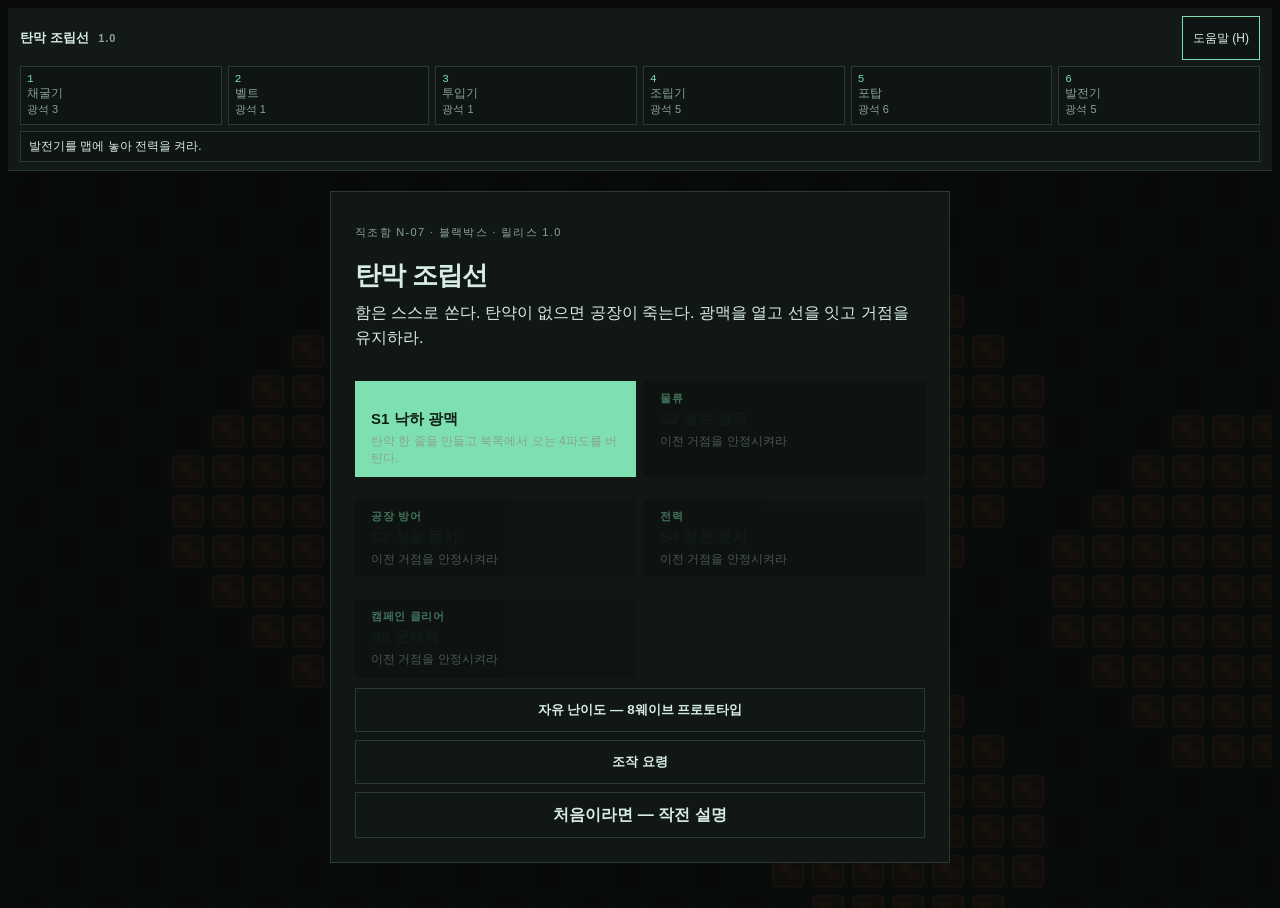
<file: release/탄막조립선-1.0/index.html>
<!DOCTYPE html>
<html lang="ko">
<head>
  <meta charset="UTF-8" />
  <meta name="viewport" content="width=device-width, initial-scale=1, viewport-fit=cover" />
  <title>탄막 조립선</title>
  <link rel="stylesheet" href="style.css" />
</head>
<body>
  <div id="wrap">
    <header>
      <div class="top">
        <strong>탄막 조립선 <span class="ver">1.0</span></strong>
        <div class="stat" id="stats"></div>
        <button id="helpBtn" type="button">도움말 (H)</button>
      </div>
      <div class="hotbar" id="hotbar"></div>
      <p id="coach">발전기를 맵에 놓아 전력을 켜라.</p>
    </header>
    <div id="stage">
      <div id="play">
        <canvas id="c"></canvas>
        <div id="toast"></div>
        <div id="ammoWarn" class="hidden">탄약 없음 — 장전 키는 없다. 노란 탄약을 줍거나 조립기 옆에 서라</div>
        <div id="touchHud" class="hidden">
          <div id="stickPad" aria-label="이동 스틱">
            <div id="stickRing"></div>
            <div id="stickKnob"></div>
          </div>
          <div id="touchActs">
            <button type="button" class="touch-btn main" data-act="e">줍기</button>
            <button type="button" class="touch-btn" data-act="c">제작</button>
            <button type="button" class="touch-btn" data-act="r">회전</button>
            <button type="button" class="touch-btn" data-act="x">철거</button>
            <button type="button" class="touch-btn" data-act="t">레시피</button>
            <button type="button" class="touch-btn" data-act="p">정지</button>
          </div>
        </div>
        <div id="overlay">
          <div class="card" id="card">
            <p class="log-tag">직조함 N-07 · 블랙박스 · 릴리스 1.0</p>
            <h1>탄막 조립선</h1>
            <p class="lead">함은 스스로 쏜다. 탄약이 없으면 공장이 죽는다.</p>
            <p>광맥을 열고, 선을 잇고, 거점을 유지하라. 회수 신호는 없다.</p>
            <button id="startBtn" type="button">거점 선택</button>
          <a href="guide.html" id="guideBtn" class="ghost">처음이라면 — 작전 설명</a>
          </div>
        </div>
      </div>
    </div>
    <div id="helpTpl" class="hidden">
      <h2>조작</h2>
      <p>WASD 이동 · 1–6 선택 · R 회전 · 클릭 설치 · 벨트는 드래그로 경로 · X 철거 · C 제작 · E 줍기/수리 · T 레시피 · H 도움말 · P 일시정지</p>
      <p>모바일: 왼쪽 스틱으로 이동, 위쪽 칸으로 건물 선택, 맵을 눌러 설치. 오른쪽은 줍기·제작·회전·철거. 함은 스스로 쏜다.</p>
      <h2>장전</h2>
      <p>장전 버튼 없음. 시작 탄약 80. 노란 탄약 / 조립기 출력 / 벨트 위 탄약을 <b>E</b> 또는 근접으로 줍는다.</p>
      <h2>생산 라인</h2>
      <p>채굴기 → 벨트 → 투입기 → 조립기 → 투입기 → 벨트 또는 포탑.</p>
      <p>벨트는 방향이 없다. 중간 투입기는 지나가는 것을 집고, 못 집으면 끝으로 흘려보낸다. 갈림길은 번갈아 나눈다.</p>
      <p>광석=구리 덩어리 · 탄약=탄피 · 포탄=푸른 포탄. 모양으로 구분한다.</p>
      <p>탄약은 플레이어 총. 포탄은 포탑 전용. 4웨이브 후 조립기 위 T.</p>
      <p>채굴기 숫자는 남은 광석. 고갈이면 빨간 테두리와 ‘고갈’ 표시. 다른 주황 칸으로 옮겨라.</p>
      <p>발전기(6) 선택 시 전력 범위가 선명해지고, 아니면 거의 안 보이게 흐리다.</p>
      <h2>캠페인</h2>
      <p>스테이지마다 광맥 위치와 침입 방향이 바뀐다. 깨면 함 모듈이 다음 낙하에 붙는다. S3 이후는 다음 낙하.</p>
      <p><a href="guide.html">처음이라면 전체 작전 설명을 본다</a></p>
      <h2>언락</h2>
      <ul id="tech">
        <li>W2 고속채굴 —</li>
        <li>W3 이중사격 —</li>
        <li>W4 관통+포탄 —</li>
      </ul>
    </div>
  </div>
  <script src="game.js"></script>
</body>
</html>
</file>
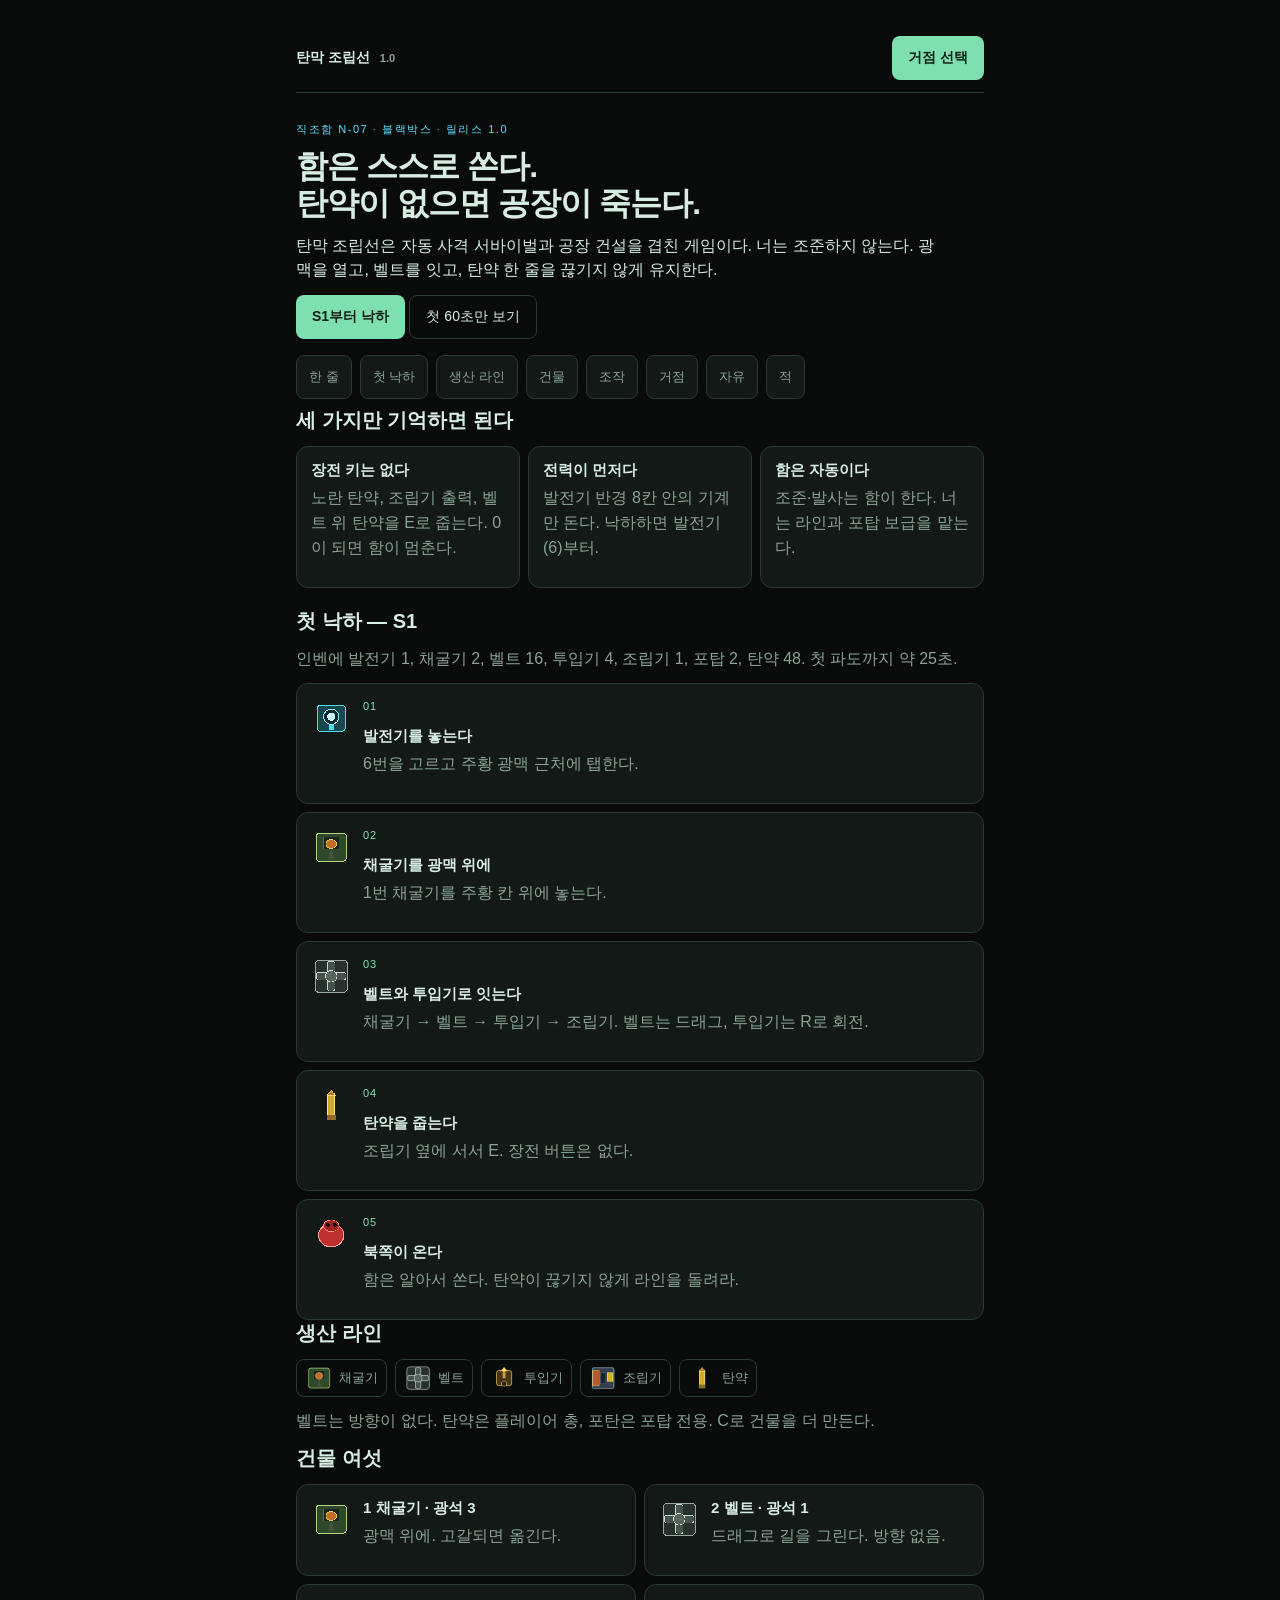
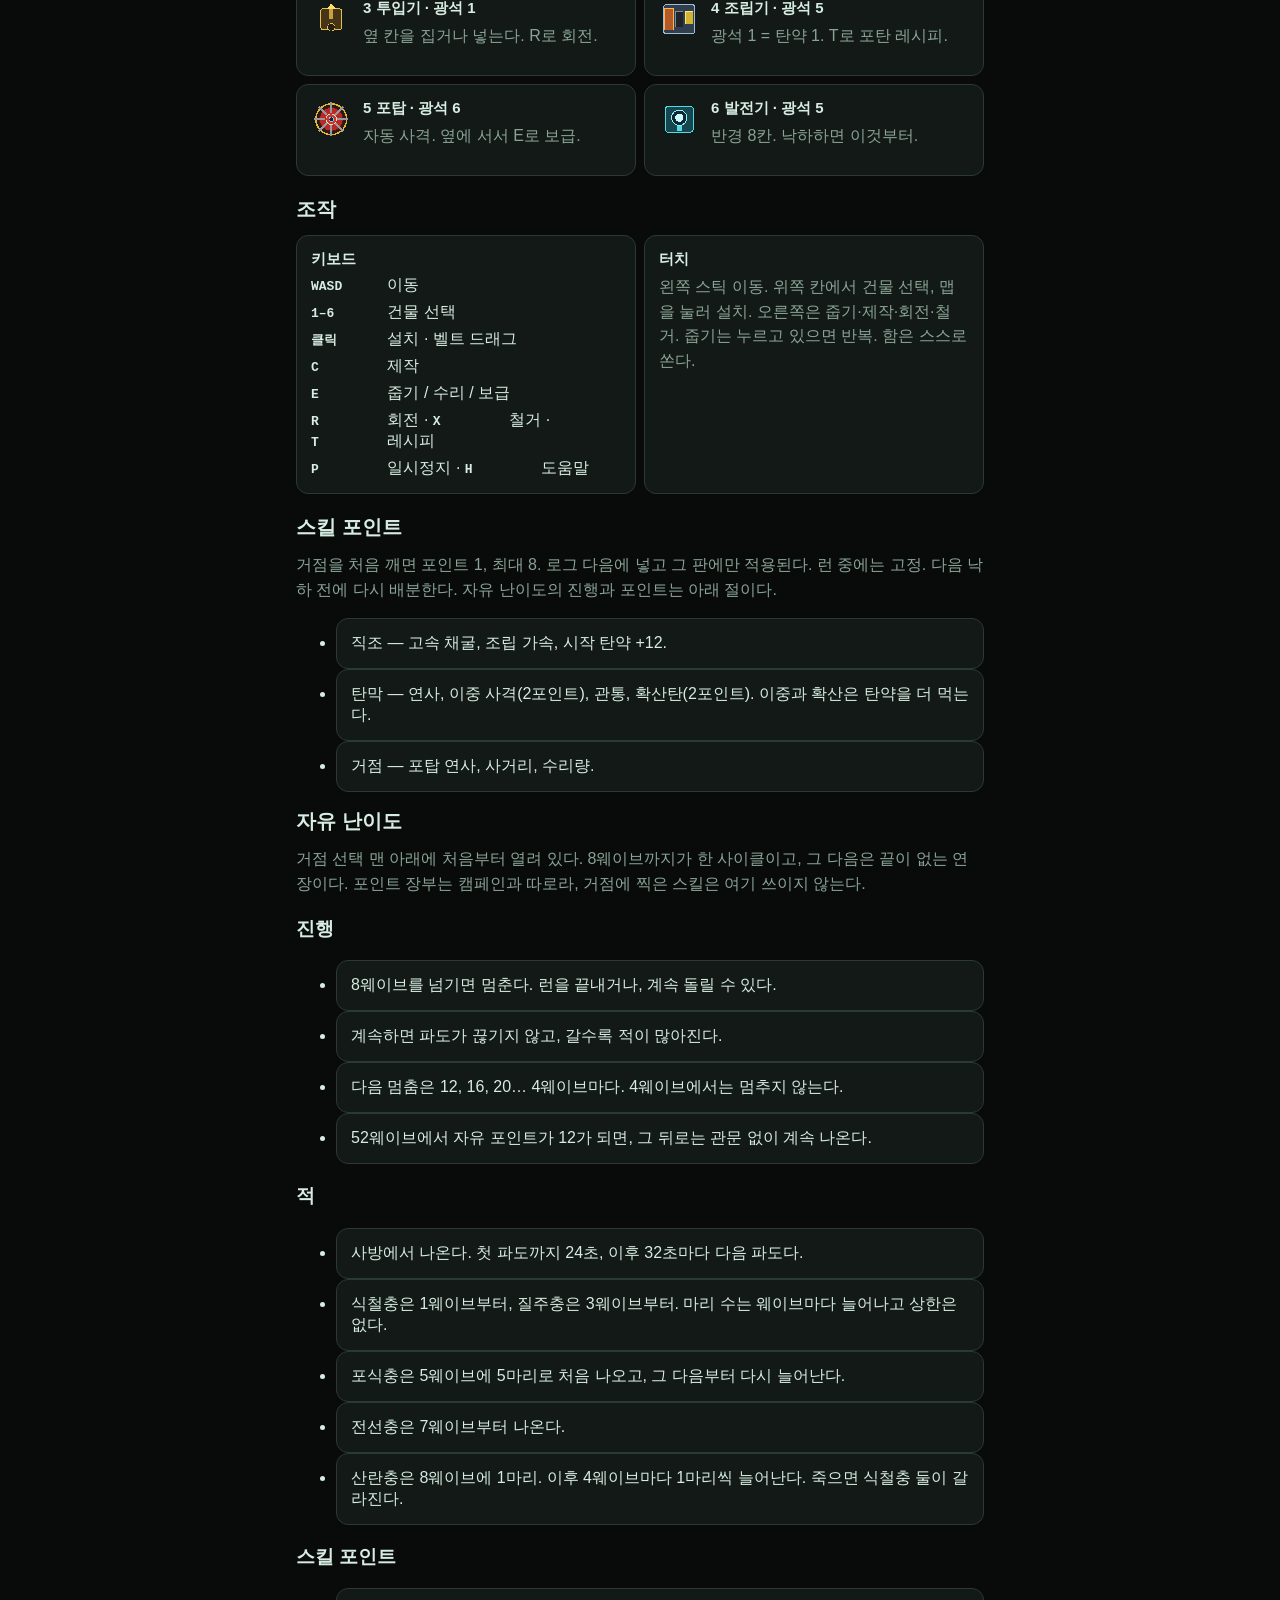
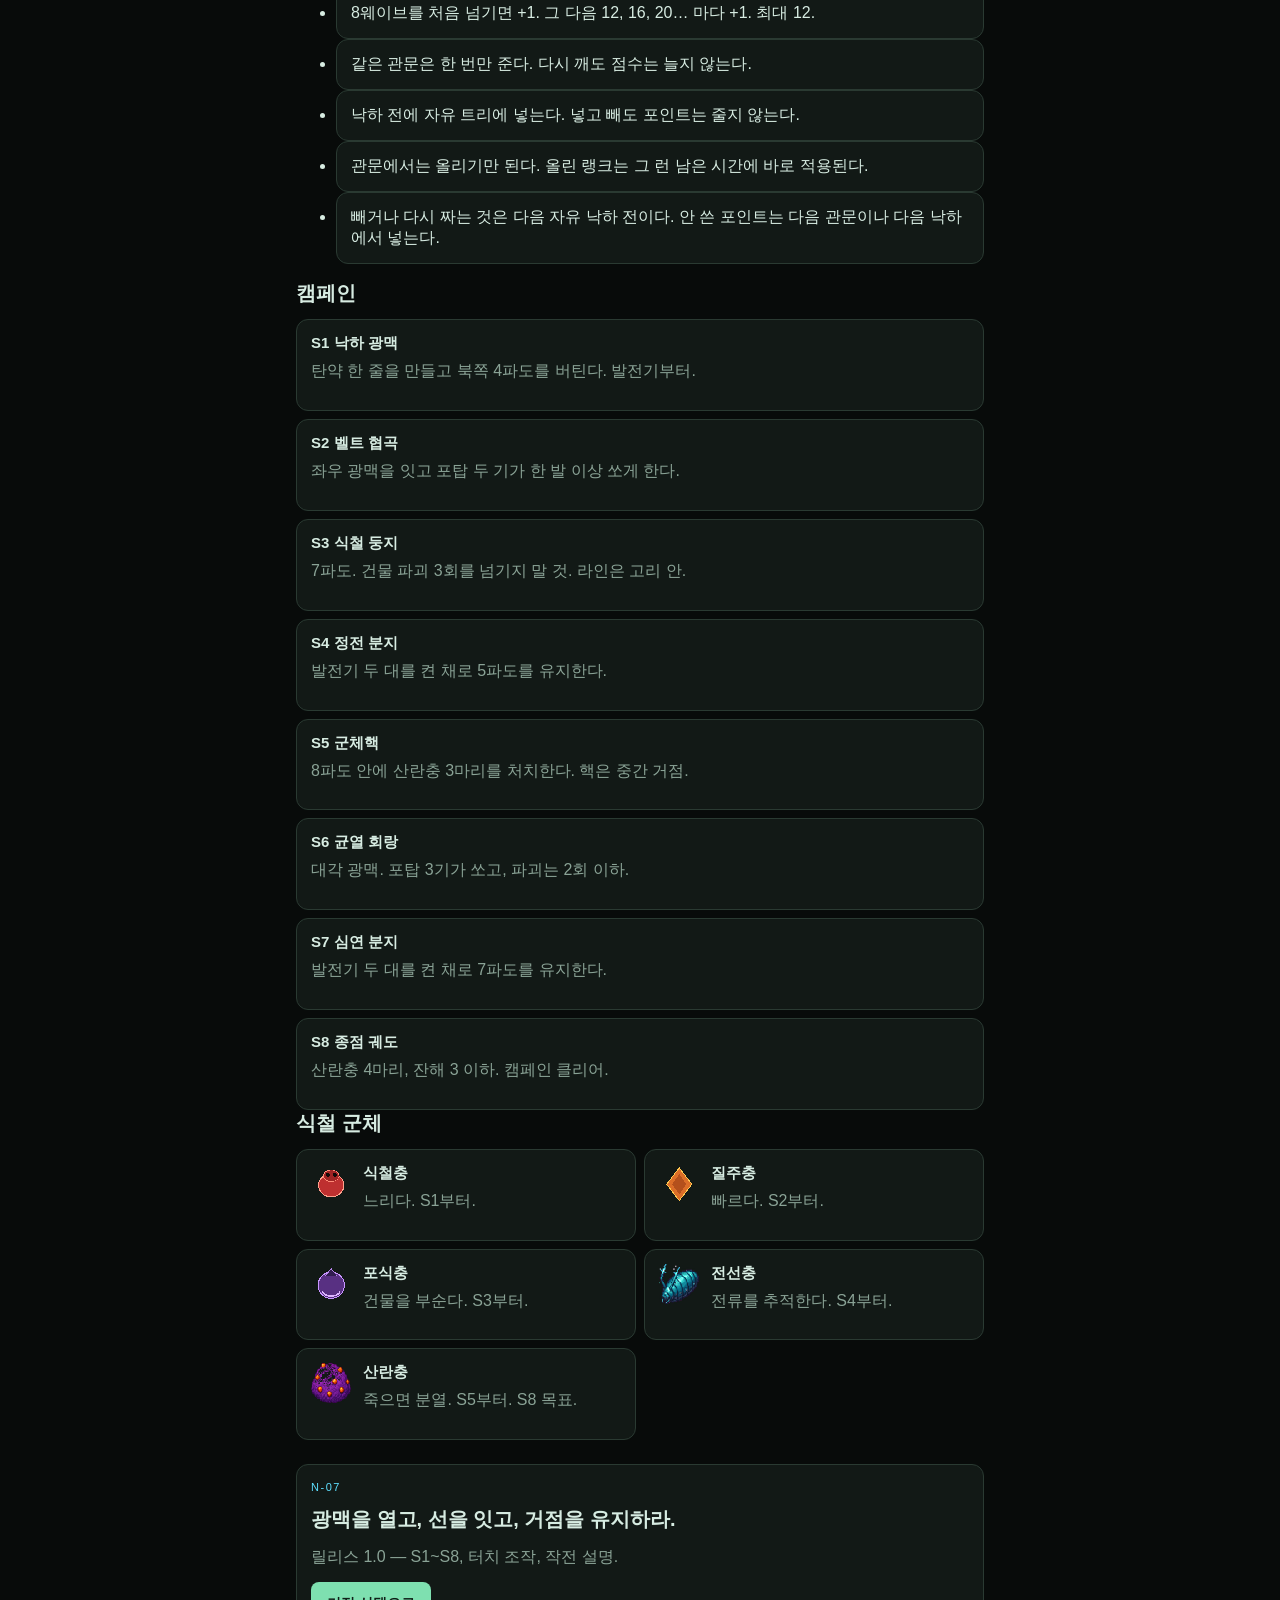
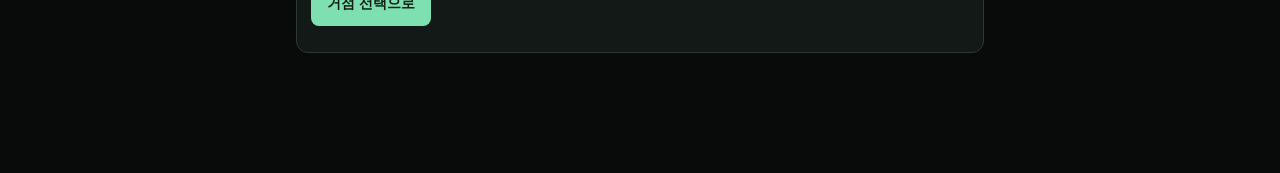
<file: public/game/guide.html>
<!DOCTYPE html>
<html lang="ko">
<head>
  <meta charset="UTF-8" />
  <meta name="viewport" content="width=device-width, initial-scale=1, viewport-fit=cover" />
  <title>작전 설명 · 탄막 조립선 1.0</title>
  <link rel="stylesheet" href="style.css" />
  <style>
    html, body {
      height: auto;
      min-height: 100%;
      overflow: visible;
      overscroll-behavior: auto;
    }
    .g {
      max-width: 720px;
      margin: 0 auto;
      padding: 16px 16px 112px;
      font-family: "Segoe UI", "Noto Sans KR", sans-serif;
      color: var(--text);
    }
    .g-nav {
      position: sticky;
      top: 0;
      z-index: 2;
      display: flex;
      justify-content: space-between;
      align-items: center;
      gap: 12px;
      padding: 12px 0;
      background: var(--bg);
      border-bottom: 1px solid var(--line);
    }
    .g-nav strong { font-size: 14px; }
    .g-nav .ver { color: var(--dim); font-size: 11px; margin-left: 6px; }
    .g a.btn, .g-nav a.btn {
      display: inline-flex;
      align-items: center;
      justify-content: center;
      min-height: 44px;
      padding: 0 16px;
      background: var(--ok);
      color: #102018;
      font-weight: 700;
      text-decoration: none;
      border-radius: 8px;
      font-size: 14px;
    }
    .g a.ghost {
      display: inline-flex;
      align-items: center;
      justify-content: center;
      min-height: 44px;
      padding: 0 16px;
      border: 1px solid var(--line);
      color: var(--text);
      text-decoration: none;
      border-radius: 8px;
      font-size: 14px;
    }
    .g .tag {
      color: var(--power);
      font-size: 11px;
      letter-spacing: 0.14em;
      text-transform: uppercase;
      margin: 28px 0 10px;
    }
    .g h1 {
      font-size: 32px;
      letter-spacing: -0.03em;
      line-height: 1.15;
      margin: 0 0 12px;
    }
    .g h2 { font-size: 20px; margin: 0 0 12px; }
    .g p { color: var(--dim); line-height: 1.55; margin: 0 0 12px; }
    .g .lead { color: var(--text); max-width: 40em; }
    .g .row { display: grid; gap: 8px; margin: 12px 0 20px; }
    @media (min-width: 640px) {
      .g .row.three { grid-template-columns: 1fr 1fr 1fr; }
      .g .row.two { grid-template-columns: 1fr 1fr; }
    }
    .g .box {
      background: var(--panel);
      border: 1px solid var(--line);
      border-radius: 12px;
      padding: 14px;
    }
    .g .box h3 { margin: 0 0 6px; font-size: 15px; }
    .g .step { display: flex; gap: 12px; align-items: flex-start; }
    .g .step img, .g .box img {
      width: 40px;
      height: 40px;
      image-rendering: pixelated;
      flex-shrink: 0;
    }
    .g ol { margin: 0; padding: 0; list-style: none; display: grid; gap: 8px; }
    .g .n { color: var(--ok); font-size: 11px; letter-spacing: 0.08em; }
    .g kbd {
      display: inline-block;
      min-width: 4.5rem;
      color: var(--text);
      font-weight: 600;
    }
    .g dl { margin: 0; display: grid; gap: 6px; }
    .g .line { display: flex; flex-wrap: wrap; gap: 8px; align-items: center; }
    .g .chip {
      display: inline-flex;
      align-items: center;
      gap: 6px;
      border: 1px solid var(--line);
      padding: 4px 8px;
      border-radius: 8px;
      font-size: 13px;
    }
    .g-toc { display: flex; flex-wrap: wrap; gap: 8px; margin: 16px 0 8px; }
    .g-toc a {
      min-height: 44px;
      display: inline-flex;
      align-items: center;
      padding: 0 12px;
      border: 1px solid var(--line);
      border-radius: 8px;
      color: var(--dim);
      text-decoration: none;
      background: var(--panel);
      font-size: 13px;
    }
  </style>
</head>
<body>
  <article class="g">
    <nav class="g-nav">
      <strong>탄막 조립선 <span class="ver">1.0</span></strong>
      <a class="btn" href="index.html">거점 선택</a>
    </nav>
    <p class="tag">직조함 N-07 · 블랙박스 · 릴리스 1.0</p>
    <h1>함은 스스로 쏜다.<br />탄약이 없으면 공장이 죽는다.</h1>
    <p class="lead">탄막 조립선은 자동 사격 서바이벌과 공장 건설을 겹친 게임이다. 너는 조준하지 않는다. 광맥을 열고, 벨트를 잇고, 탄약 한 줄을 끊기지 않게 유지한다.</p>
    <p>
      <a class="btn" href="index.html">S1부터 낙하</a>
      <a class="ghost" href="#first">첫 60초만 보기</a>
    </p>
    <nav class="g-toc" aria-label="목차">
      <a href="#core">한 줄</a>
      <a href="#first">첫 낙하</a>
      <a href="#line">생산 라인</a>
      <a href="#build">건물</a>
      <a href="#controls">조작</a>
      <a href="#stages">거점</a>
      <a href="#free">자유</a>
      <a href="#foes">적</a>
    </nav>

    <h2 id="core">세 가지만 기억하면 된다</h2>
    <div class="row three">
      <div class="box"><h3>장전 키는 없다</h3><p>노란 탄약, 조립기 출력, 벨트 위 탄약을 E로 줍는다. 0이 되면 함이 멈춘다.</p></div>
      <div class="box"><h3>전력이 먼저다</h3><p>발전기 반경 8칸 안의 기계만 돈다. 낙하하면 발전기(6)부터.</p></div>
      <div class="box"><h3>함은 자동이다</h3><p>조준·발사는 함이 한다. 너는 라인과 포탑 보급을 맡는다.</p></div>
    </div>

    <h2 id="first">첫 낙하 — S1</h2>
    <p>인벤에 발전기 1, 채굴기 2, 벨트 16, 투입기 4, 조립기 1, 포탑 2, 탄약 48. 첫 파도까지 약 25초.</p>
    <ol>
      <li class="box step"><img src="sprites/generator.png" alt="" /><div><p class="n">01</p><h3>발전기를 놓는다</h3><p>6번을 고르고 주황 광맥 근처에 탭한다.</p></div></li>
      <li class="box step"><img src="sprites/miner.png" alt="" /><div><p class="n">02</p><h3>채굴기를 광맥 위에</h3><p>1번 채굴기를 주황 칸 위에 놓는다.</p></div></li>
      <li class="box step"><img src="sprites/belt.png" alt="" /><div><p class="n">03</p><h3>벨트와 투입기로 잇는다</h3><p>채굴기 → 벨트 → 투입기 → 조립기. 벨트는 드래그, 투입기는 R로 회전.</p></div></li>
      <li class="box step"><img src="sprites/item_ammo.png" alt="" /><div><p class="n">04</p><h3>탄약을 줍는다</h3><p>조립기 옆에 서서 E. 장전 버튼은 없다.</p></div></li>
      <li class="box step"><img src="sprites/grub.png" alt="" /><div><p class="n">05</p><h3>북쪽이 온다</h3><p>함은 알아서 쏜다. 탄약이 끊기지 않게 라인을 돌려라.</p></div></li>
    </ol>

    <h2 id="line">생산 라인</h2>
    <p class="line">
      <span class="chip"><img src="sprites/miner.png" alt="" width="28" height="28" />채굴기</span>
      <span class="chip"><img src="sprites/belt.png" alt="" width="28" height="28" />벨트</span>
      <span class="chip"><img src="sprites/inserter.png" alt="" width="28" height="28" />투입기</span>
      <span class="chip"><img src="sprites/assembler.png" alt="" width="28" height="28" />조립기</span>
      <span class="chip"><img src="sprites/item_ammo.png" alt="" width="28" height="28" />탄약</span>
    </p>
    <p>벨트는 방향이 없다. 탄약은 플레이어 총, 포탄은 포탑 전용. C로 건물을 더 만든다.</p>

    <h2 id="build">건물 여섯</h2>
    <div class="row two">
      <div class="box step"><img src="sprites/miner.png" alt="" /><div><h3>1 채굴기 · 광석 3</h3><p>광맥 위에. 고갈되면 옮긴다.</p></div></div>
      <div class="box step"><img src="sprites/belt.png" alt="" /><div><h3>2 벨트 · 광석 1</h3><p>드래그로 길을 그린다. 방향 없음.</p></div></div>
      <div class="box step"><img src="sprites/inserter.png" alt="" /><div><h3>3 투입기 · 광석 1</h3><p>옆 칸을 집거나 넣는다. R로 회전.</p></div></div>
      <div class="box step"><img src="sprites/assembler.png" alt="" /><div><h3>4 조립기 · 광석 5</h3><p>광석 1 = 탄약 1. T로 포탄 레시피.</p></div></div>
      <div class="box step"><img src="sprites/turret.png" alt="" /><div><h3>5 포탑 · 광석 6</h3><p>자동 사격. 옆에 서서 E로 보급.</p></div></div>
      <div class="box step"><img src="sprites/generator.png" alt="" /><div><h3>6 발전기 · 광석 5</h3><p>반경 8칸. 낙하하면 이것부터.</p></div></div>
    </div>

    <h2 id="controls">조작</h2>
    <div class="row two">
      <div class="box">
        <h3>키보드</h3>
        <dl>
          <div><kbd>WASD</kbd> 이동</div>
          <div><kbd>1–6</kbd> 건물 선택</div>
          <div><kbd>클릭</kbd> 설치 · 벨트 드래그</div>
          <div><kbd>C</kbd> 제작</div>
          <div><kbd>E</kbd> 줍기 / 수리 / 보급</div>
          <div><kbd>R</kbd> 회전 · <kbd>X</kbd> 철거 · <kbd>T</kbd> 레시피</div>
          <div><kbd>P</kbd> 일시정지 · <kbd>H</kbd> 도움말</div>
        </dl>
      </div>
      <div class="box">
        <h3>터치</h3>
        <p>왼쪽 스틱 이동. 위쪽 칸에서 건물 선택, 맵을 눌러 설치. 오른쪽은 줍기·제작·회전·철거. 줍기는 누르고 있으면 반복. 함은 스스로 쏜다.</p>
      </div>
    </div>

    <h2 id="skills">스킬 포인트</h2>
    <p>거점을 처음 깨면 포인트 1, 최대 8. 로그 다음에 넣고 그 판에만 적용된다. 런 중에는 고정. 다음 낙하 전에 다시 배분한다. 자유 난이도의 진행과 포인트는 아래 절이다.</p>
    <ul>
      <li class="box">직조 — 고속 채굴, 조립 가속, 시작 탄약 +12.</li>
      <li class="box">탄막 — 연사, 이중 사격(2포인트), 관통, 확산탄(2포인트). 이중과 확산은 탄약을 더 먹는다.</li>
      <li class="box">거점 — 포탑 연사, 사거리, 수리량.</li>
    </ul>

    <h2 id="free">자유 난이도</h2>
    <p>거점 선택 맨 아래에 처음부터 열려 있다. 8웨이브까지가 한 사이클이고, 그 다음은 끝이 없는 연장이다. 포인트 장부는 캠페인과 따로라, 거점에 찍은 스킬은 여기 쓰이지 않는다.</p>
    <h3>진행</h3>
    <ul>
      <li class="box">8웨이브를 넘기면 멈춘다. 런을 끝내거나, 계속 돌릴 수 있다.</li>
      <li class="box">계속하면 파도가 끊기지 않고, 갈수록 적이 많아진다.</li>
      <li class="box">다음 멈춤은 12, 16, 20… 4웨이브마다. 4웨이브에서는 멈추지 않는다.</li>
      <li class="box">52웨이브에서 자유 포인트가 12가 되면, 그 뒤로는 관문 없이 계속 나온다.</li>
    </ul>
    <h3>적</h3>
    <ul>
      <li class="box">사방에서 나온다. 첫 파도까지 24초, 이후 32초마다 다음 파도다.</li>
      <li class="box">식철충은 1웨이브부터, 질주충은 3웨이브부터. 마리 수는 웨이브마다 늘어나고 상한은 없다.</li>
      <li class="box">포식충은 5웨이브에 5마리로 처음 나오고, 그 다음부터 다시 늘어난다.</li>
      <li class="box">전선충은 7웨이브부터 나온다.</li>
      <li class="box">산란충은 8웨이브에 1마리. 이후 4웨이브마다 1마리씩 늘어난다. 죽으면 식철충 둘이 갈라진다.</li>
    </ul>
    <h3>스킬 포인트</h3>
    <ul>
      <li class="box">8웨이브를 처음 넘기면 +1. 그 다음 12, 16, 20… 마다 +1. 최대 12.</li>
      <li class="box">같은 관문은 한 번만 준다. 다시 깨도 점수는 늘지 않는다.</li>
      <li class="box">낙하 전에 자유 트리에 넣는다. 넣고 빼도 포인트는 줄지 않는다.</li>
      <li class="box">관문에서는 올리기만 된다. 올린 랭크는 그 런 남은 시간에 바로 적용된다.</li>
      <li class="box">빼거나 다시 짜는 것은 다음 자유 낙하 전이다. 안 쓴 포인트는 다음 관문이나 다음 낙하에서 넣는다.</li>
    </ul>

    <h2 id="stages">캠페인</h2>
    <ol>
      <li class="box"><h3>S1 낙하 광맥</h3><p>탄약 한 줄을 만들고 북쪽 4파도를 버틴다. 발전기부터.</p></li>
      <li class="box"><h3>S2 벨트 협곡</h3><p>좌우 광맥을 잇고 포탑 두 기가 한 발 이상 쏘게 한다.</p></li>
      <li class="box"><h3>S3 식철 둥지</h3><p>7파도. 건물 파괴 3회를 넘기지 말 것. 라인은 고리 안.</p></li>
      <li class="box"><h3>S4 정전 분지</h3><p>발전기 두 대를 켠 채로 5파도를 유지한다.</p></li>
      <li class="box"><h3>S5 군체핵</h3><p>8파도 안에 산란충 3마리를 처치한다. 핵은 중간 거점.</p></li>
      <li class="box"><h3>S6 균열 회랑</h3><p>대각 광맥. 포탑 3기가 쏘고, 파괴는 2회 이하.</p></li>
      <li class="box"><h3>S7 심연 분지</h3><p>발전기 두 대를 켠 채로 7파도를 유지한다.</p></li>
      <li class="box"><h3>S8 종점 궤도</h3><p>산란충 4마리, 잔해 3 이하. 캠페인 클리어.</p></li>
    </ol>

    <h2 id="foes">식철 군체</h2>
    <div class="row two">
      <div class="box step"><img src="sprites/grub.png" alt="" /><div><h3>식철충</h3><p>느리다. S1부터.</p></div></div>
      <div class="box step"><img src="sprites/runner.png" alt="" /><div><h3>질주충</h3><p>빠르다. S2부터.</p></div></div>
      <div class="box step"><img src="sprites/chewer.png" alt="" /><div><h3>포식충</h3><p>건물을 부순다. S3부터.</p></div></div>
      <div class="box step"><img src="sprites/wire.png" alt="" /><div><h3>전선충</h3><p>전류를 추적한다. S4부터.</p></div></div>
      <div class="box step"><img src="sprites/spawner.png" alt="" /><div><h3>산란충</h3><p>죽으면 분열. S5부터. S8 목표.</p></div></div>
    </div>

    <div class="box" style="margin-top:24px">
      <p class="tag" style="margin-top:0">N-07</p>
      <h2>광맥을 열고, 선을 잇고, 거점을 유지하라.</h2>
      <p>릴리스 1.0 — S1~S8, 터치 조작, 작전 설명.</p>
      <p><a class="btn" href="index.html">거점 선택으로</a></p>
    </div>
  </article>
</body>
</html>
</file>
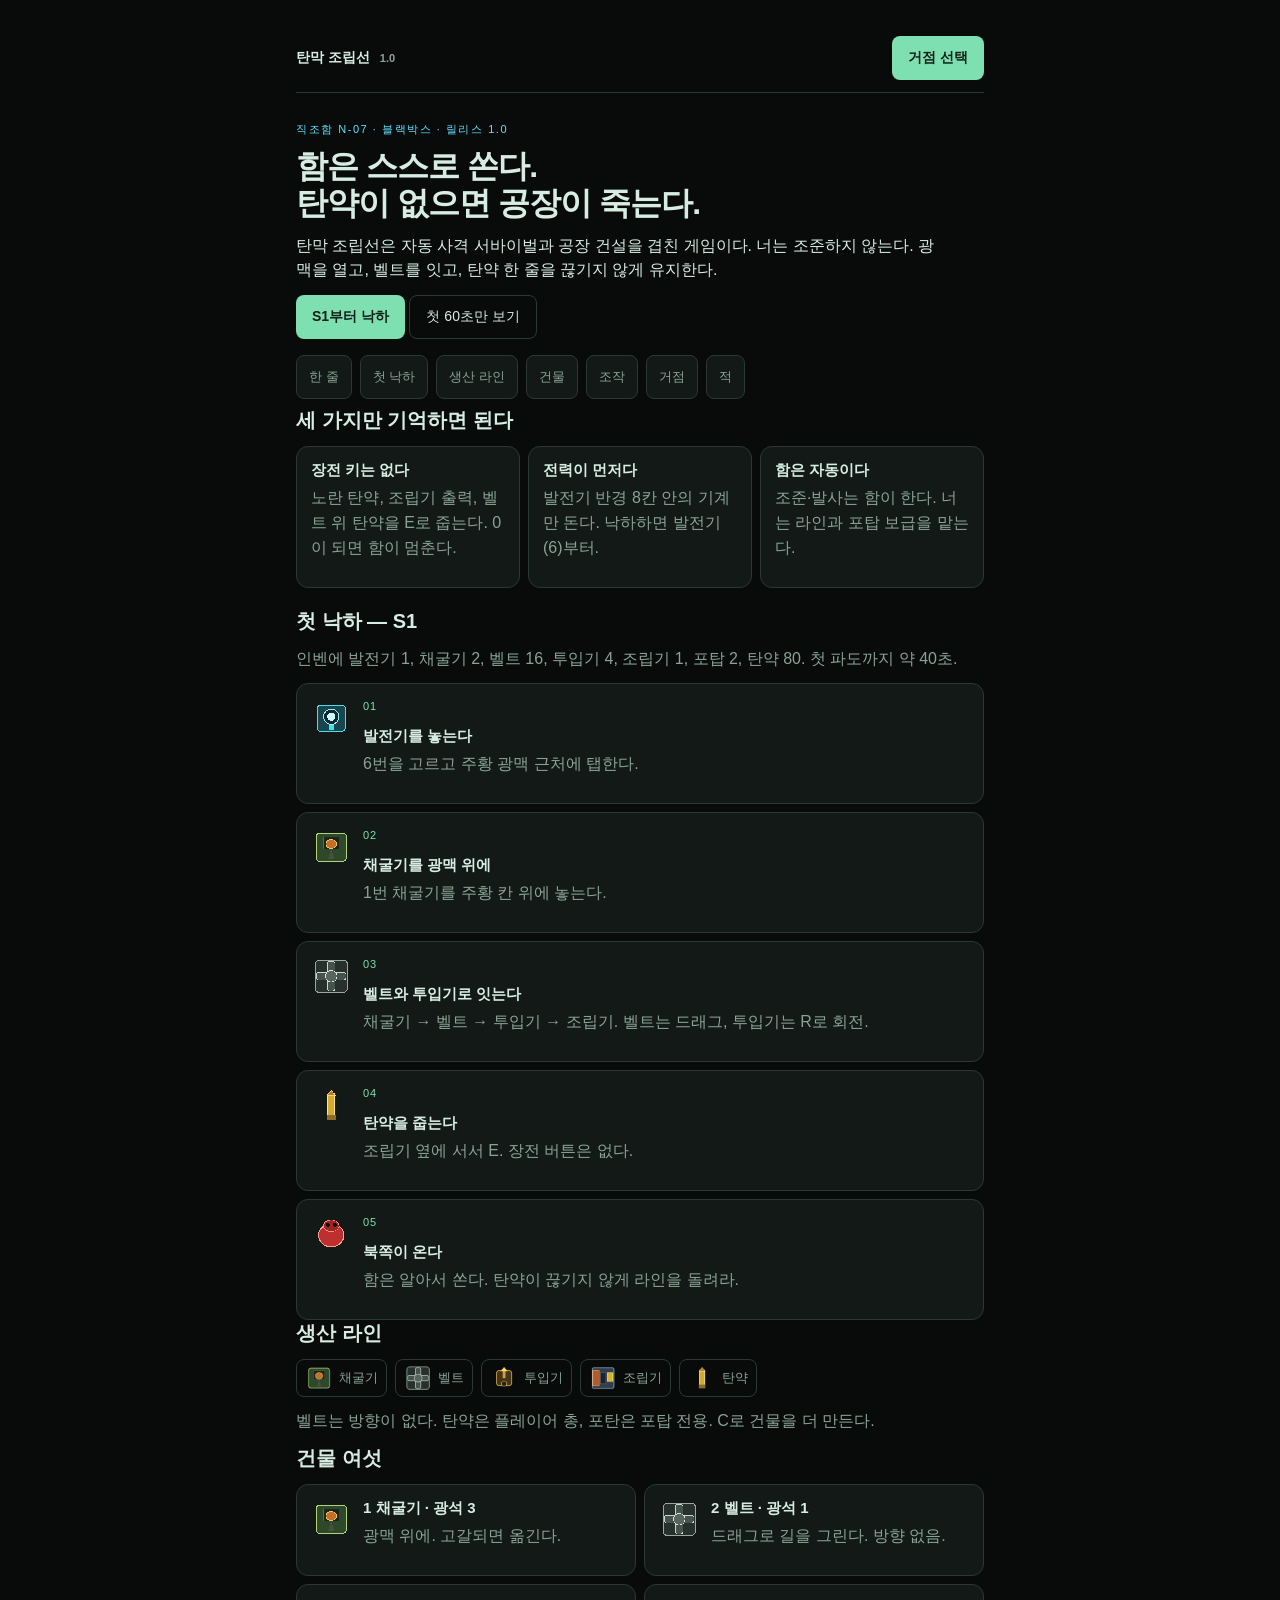
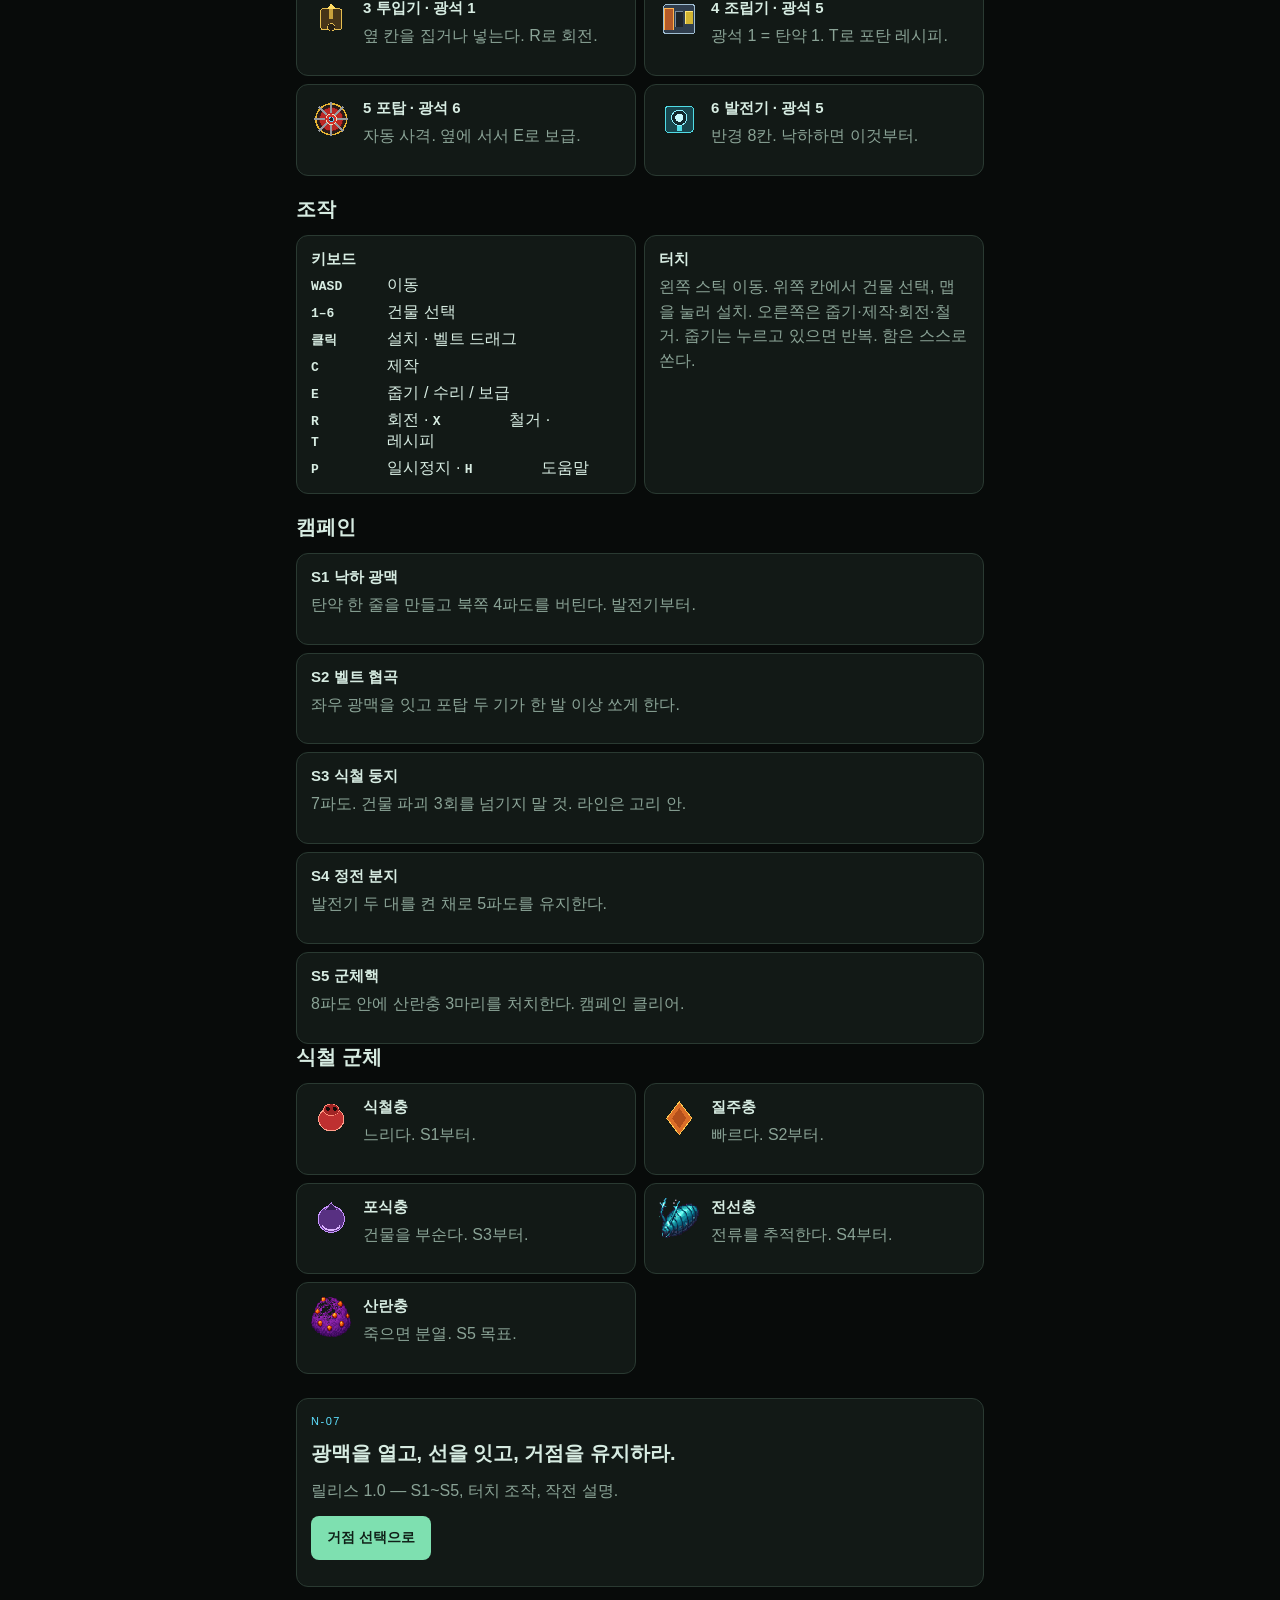
<file: release/탄막조립선-1.0/guide.html>
<!DOCTYPE html>
<html lang="ko">
<head>
  <meta charset="UTF-8" />
  <meta name="viewport" content="width=device-width, initial-scale=1, viewport-fit=cover" />
  <title>작전 설명 · 탄막 조립선 1.0</title>
  <link rel="stylesheet" href="style.css" />
  <style>
    body {
      overflow: auto;
      height: auto;
      min-height: 100%;
    }
    .g {
      max-width: 720px;
      margin: 0 auto;
      padding: 16px 16px 112px;
      font-family: "Segoe UI", "Noto Sans KR", sans-serif;
      color: var(--text);
    }
    .g-nav {
      position: sticky;
      top: 0;
      z-index: 2;
      display: flex;
      justify-content: space-between;
      align-items: center;
      gap: 12px;
      padding: 12px 0;
      background: var(--bg);
      border-bottom: 1px solid var(--line);
    }
    .g-nav strong { font-size: 14px; }
    .g-nav .ver { color: var(--dim); font-size: 11px; margin-left: 6px; }
    .g a.btn, .g-nav a.btn {
      display: inline-flex;
      align-items: center;
      justify-content: center;
      min-height: 44px;
      padding: 0 16px;
      background: var(--ok);
      color: #102018;
      font-weight: 700;
      text-decoration: none;
      border-radius: 8px;
      font-size: 14px;
    }
    .g a.ghost {
      display: inline-flex;
      align-items: center;
      justify-content: center;
      min-height: 44px;
      padding: 0 16px;
      border: 1px solid var(--line);
      color: var(--text);
      text-decoration: none;
      border-radius: 8px;
      font-size: 14px;
    }
    .g .tag {
      color: var(--power);
      font-size: 11px;
      letter-spacing: 0.14em;
      text-transform: uppercase;
      margin: 28px 0 10px;
    }
    .g h1 {
      font-size: 32px;
      letter-spacing: -0.03em;
      line-height: 1.15;
      margin: 0 0 12px;
    }
    .g h2 { font-size: 20px; margin: 0 0 12px; }
    .g p { color: var(--dim); line-height: 1.55; margin: 0 0 12px; }
    .g .lead { color: var(--text); max-width: 40em; }
    .g .row { display: grid; gap: 8px; margin: 12px 0 20px; }
    @media (min-width: 640px) {
      .g .row.three { grid-template-columns: 1fr 1fr 1fr; }
      .g .row.two { grid-template-columns: 1fr 1fr; }
    }
    .g .box {
      background: var(--panel);
      border: 1px solid var(--line);
      border-radius: 12px;
      padding: 14px;
    }
    .g .box h3 { margin: 0 0 6px; font-size: 15px; }
    .g .step { display: flex; gap: 12px; align-items: flex-start; }
    .g .step img, .g .box img {
      width: 40px;
      height: 40px;
      image-rendering: pixelated;
      flex-shrink: 0;
    }
    .g ol { margin: 0; padding: 0; list-style: none; display: grid; gap: 8px; }
    .g .n { color: var(--ok); font-size: 11px; letter-spacing: 0.08em; }
    .g kbd {
      display: inline-block;
      min-width: 4.5rem;
      color: var(--text);
      font-weight: 600;
    }
    .g dl { margin: 0; display: grid; gap: 6px; }
    .g .line { display: flex; flex-wrap: wrap; gap: 8px; align-items: center; }
    .g .chip {
      display: inline-flex;
      align-items: center;
      gap: 6px;
      border: 1px solid var(--line);
      padding: 4px 8px;
      border-radius: 8px;
      font-size: 13px;
    }
    .g-toc { display: flex; flex-wrap: wrap; gap: 8px; margin: 16px 0 8px; }
    .g-toc a {
      min-height: 44px;
      display: inline-flex;
      align-items: center;
      padding: 0 12px;
      border: 1px solid var(--line);
      border-radius: 8px;
      color: var(--dim);
      text-decoration: none;
      background: var(--panel);
      font-size: 13px;
    }
  </style>
</head>
<body>
  <article class="g">
    <nav class="g-nav">
      <strong>탄막 조립선 <span class="ver">1.0</span></strong>
      <a class="btn" href="index.html">거점 선택</a>
    </nav>
    <p class="tag">직조함 N-07 · 블랙박스 · 릴리스 1.0</p>
    <h1>함은 스스로 쏜다.<br />탄약이 없으면 공장이 죽는다.</h1>
    <p class="lead">탄막 조립선은 자동 사격 서바이벌과 공장 건설을 겹친 게임이다. 너는 조준하지 않는다. 광맥을 열고, 벨트를 잇고, 탄약 한 줄을 끊기지 않게 유지한다.</p>
    <p>
      <a class="btn" href="index.html">S1부터 낙하</a>
      <a class="ghost" href="#first">첫 60초만 보기</a>
    </p>
    <nav class="g-toc" aria-label="목차">
      <a href="#core">한 줄</a>
      <a href="#first">첫 낙하</a>
      <a href="#line">생산 라인</a>
      <a href="#build">건물</a>
      <a href="#controls">조작</a>
      <a href="#stages">거점</a>
      <a href="#foes">적</a>
    </nav>

    <h2 id="core">세 가지만 기억하면 된다</h2>
    <div class="row three">
      <div class="box"><h3>장전 키는 없다</h3><p>노란 탄약, 조립기 출력, 벨트 위 탄약을 E로 줍는다. 0이 되면 함이 멈춘다.</p></div>
      <div class="box"><h3>전력이 먼저다</h3><p>발전기 반경 8칸 안의 기계만 돈다. 낙하하면 발전기(6)부터.</p></div>
      <div class="box"><h3>함은 자동이다</h3><p>조준·발사는 함이 한다. 너는 라인과 포탑 보급을 맡는다.</p></div>
    </div>

    <h2 id="first">첫 낙하 — S1</h2>
    <p>인벤에 발전기 1, 채굴기 2, 벨트 16, 투입기 4, 조립기 1, 포탑 2, 탄약 80. 첫 파도까지 약 40초.</p>
    <ol>
      <li class="box step"><img src="sprites/generator.png" alt="" /><div><p class="n">01</p><h3>발전기를 놓는다</h3><p>6번을 고르고 주황 광맥 근처에 탭한다.</p></div></li>
      <li class="box step"><img src="sprites/miner.png" alt="" /><div><p class="n">02</p><h3>채굴기를 광맥 위에</h3><p>1번 채굴기를 주황 칸 위에 놓는다.</p></div></li>
      <li class="box step"><img src="sprites/belt.png" alt="" /><div><p class="n">03</p><h3>벨트와 투입기로 잇는다</h3><p>채굴기 → 벨트 → 투입기 → 조립기. 벨트는 드래그, 투입기는 R로 회전.</p></div></li>
      <li class="box step"><img src="sprites/item_ammo.png" alt="" /><div><p class="n">04</p><h3>탄약을 줍는다</h3><p>조립기 옆에 서서 E. 장전 버튼은 없다.</p></div></li>
      <li class="box step"><img src="sprites/grub.png" alt="" /><div><p class="n">05</p><h3>북쪽이 온다</h3><p>함은 알아서 쏜다. 탄약이 끊기지 않게 라인을 돌려라.</p></div></li>
    </ol>

    <h2 id="line">생산 라인</h2>
    <p class="line">
      <span class="chip"><img src="sprites/miner.png" alt="" width="28" height="28" />채굴기</span>
      <span class="chip"><img src="sprites/belt.png" alt="" width="28" height="28" />벨트</span>
      <span class="chip"><img src="sprites/inserter.png" alt="" width="28" height="28" />투입기</span>
      <span class="chip"><img src="sprites/assembler.png" alt="" width="28" height="28" />조립기</span>
      <span class="chip"><img src="sprites/item_ammo.png" alt="" width="28" height="28" />탄약</span>
    </p>
    <p>벨트는 방향이 없다. 탄약은 플레이어 총, 포탄은 포탑 전용. C로 건물을 더 만든다.</p>

    <h2 id="build">건물 여섯</h2>
    <div class="row two">
      <div class="box step"><img src="sprites/miner.png" alt="" /><div><h3>1 채굴기 · 광석 3</h3><p>광맥 위에. 고갈되면 옮긴다.</p></div></div>
      <div class="box step"><img src="sprites/belt.png" alt="" /><div><h3>2 벨트 · 광석 1</h3><p>드래그로 길을 그린다. 방향 없음.</p></div></div>
      <div class="box step"><img src="sprites/inserter.png" alt="" /><div><h3>3 투입기 · 광석 1</h3><p>옆 칸을 집거나 넣는다. R로 회전.</p></div></div>
      <div class="box step"><img src="sprites/assembler.png" alt="" /><div><h3>4 조립기 · 광석 5</h3><p>광석 1 = 탄약 1. T로 포탄 레시피.</p></div></div>
      <div class="box step"><img src="sprites/turret.png" alt="" /><div><h3>5 포탑 · 광석 6</h3><p>자동 사격. 옆에 서서 E로 보급.</p></div></div>
      <div class="box step"><img src="sprites/generator.png" alt="" /><div><h3>6 발전기 · 광석 5</h3><p>반경 8칸. 낙하하면 이것부터.</p></div></div>
    </div>

    <h2 id="controls">조작</h2>
    <div class="row two">
      <div class="box">
        <h3>키보드</h3>
        <dl>
          <div><kbd>WASD</kbd> 이동</div>
          <div><kbd>1–6</kbd> 건물 선택</div>
          <div><kbd>클릭</kbd> 설치 · 벨트 드래그</div>
          <div><kbd>C</kbd> 제작</div>
          <div><kbd>E</kbd> 줍기 / 수리 / 보급</div>
          <div><kbd>R</kbd> 회전 · <kbd>X</kbd> 철거 · <kbd>T</kbd> 레시피</div>
          <div><kbd>P</kbd> 일시정지 · <kbd>H</kbd> 도움말</div>
        </dl>
      </div>
      <div class="box">
        <h3>터치</h3>
        <p>왼쪽 스틱 이동. 위쪽 칸에서 건물 선택, 맵을 눌러 설치. 오른쪽은 줍기·제작·회전·철거. 줍기는 누르고 있으면 반복. 함은 스스로 쏜다.</p>
      </div>
    </div>

    <h2 id="stages">캠페인</h2>
    <ol>
      <li class="box"><h3>S1 낙하 광맥</h3><p>탄약 한 줄을 만들고 북쪽 4파도를 버틴다. 발전기부터.</p></li>
      <li class="box"><h3>S2 벨트 협곡</h3><p>좌우 광맥을 잇고 포탑 두 기가 한 발 이상 쏘게 한다.</p></li>
      <li class="box"><h3>S3 식철 둥지</h3><p>7파도. 건물 파괴 3회를 넘기지 말 것. 라인은 고리 안.</p></li>
      <li class="box"><h3>S4 정전 분지</h3><p>발전기 두 대를 켠 채로 5파도를 유지한다.</p></li>
      <li class="box"><h3>S5 군체핵</h3><p>8파도 안에 산란충 3마리를 처치한다. 캠페인 클리어.</p></li>
    </ol>

    <h2 id="foes">식철 군체</h2>
    <div class="row two">
      <div class="box step"><img src="sprites/grub.png" alt="" /><div><h3>식철충</h3><p>느리다. S1부터.</p></div></div>
      <div class="box step"><img src="sprites/runner.png" alt="" /><div><h3>질주충</h3><p>빠르다. S2부터.</p></div></div>
      <div class="box step"><img src="sprites/chewer.png" alt="" /><div><h3>포식충</h3><p>건물을 부순다. S3부터.</p></div></div>
      <div class="box step"><img src="sprites/wire.png" alt="" /><div><h3>전선충</h3><p>전류를 추적한다. S4부터.</p></div></div>
      <div class="box step"><img src="sprites/spawner.png" alt="" /><div><h3>산란충</h3><p>죽으면 분열. S5 목표.</p></div></div>
    </div>

    <div class="box" style="margin-top:24px">
      <p class="tag" style="margin-top:0">N-07</p>
      <h2>광맥을 열고, 선을 잇고, 거점을 유지하라.</h2>
      <p>릴리스 1.0 — S1~S5, 터치 조작, 작전 설명.</p>
      <p><a class="btn" href="index.html">거점 선택으로</a></p>
    </div>
  </article>
</body>
</html>
</file>
<file: release/탄막조립선-1.0/style.css>
:root {
  --bg: #080b0a;
  --panel: #121916;
  --line: #2a3a32;
  --text: #d7ece2;
  --dim: #8aa396;
  --ore: #c4844a;
  --ammo: #d4b44a;
  --power: #5ee0ff;
  --danger: #e85d5d;
  --ok: #7ee0b0;
}

* { box-sizing: border-box; }

html, body {
  min-height: 100%;
  background: var(--bg);
  color: var(--text);
  font-family: "Segoe UI", "Noto Sans KR", sans-serif;
  overscroll-behavior: none;
  -webkit-text-size-adjust: 100%;
}

html:has(#wrap),
body:has(#wrap) {
  height: 100%;
  overflow: hidden;
}

#wrap {
  display: grid;
  grid-template-rows: auto minmax(0, 1fr);
  height: 100%;
  height: 100dvh;
}

#wrap header {
  display: flex;
  flex-direction: column;
  gap: 6px;
  padding: 8px 12px 8px;
  background: var(--panel);
  border-bottom: 1px solid var(--line);
  font-size: 13px;
  flex-shrink: 0;
}
#wrap header .top {
  display: flex;
  gap: 12px;
  align-items: center;
  justify-content: space-between;
  flex-wrap: wrap;
}

#stage {
  display: grid;
  grid-template-columns: minmax(0, 1fr);
  min-height: 0;
  background: #0d1210;
}

#play {
  position: relative;
  min-width: 0;
  min-height: 0;
}

canvas {
  display: block;
  width: 100%;
  height: 100%;
}

#helpBtn {
  flex-shrink: 0;
  padding: 6px 10px;
  background: #0e1512;
  color: var(--text);
  border: 1px solid var(--ok);
  cursor: pointer;
  font-size: 12px;
}

#help h2 {
  margin: 12px 0 4px;
  color: var(--ok);
  font-size: 11px;
  letter-spacing: 0.04em;
  text-transform: none;
}

#help h2:first-child { margin-top: 0; }

#help p { margin: 0 0 6px; }
#help a {
  color: var(--ok);
  font-weight: 700;
}

#tech {
  margin: 0 0 8px 16px;
  padding: 0;
  color: var(--text);
}

#coach {
  color: var(--text);
  background: #0e1512;
  border: 1px solid var(--line);
  padding: 6px 8px;
  font-size: 12px;
  margin: 0;
}

.stat { display: flex; gap: 12px; flex-wrap: wrap; }
.stat b { color: var(--ok); font-weight: 600; }
.stat .ore { color: var(--ore); }
.stat .ammo { color: var(--ammo); }
.stat .ammo.empty b { color: var(--danger); }
.stat .alert b { color: var(--danger); }
.stat .pwr { color: var(--power); }
.stat .hp { color: var(--danger); }

#wrap header .hotbar {
  width: 100%;
}

.hotbar {
  display: grid;
  grid-template-columns: repeat(6, minmax(0, 1fr));
  gap: 6px;
  width: 100%;
}

.slot {
  min-width: 0;
  padding: 6px 6px 7px;
  border: 1px solid var(--line);
  background: #0e1512;
  color: var(--dim);
  font-size: 12px;
  cursor: pointer;
  overflow: hidden;
  touch-action: manipulation;
  user-select: none;
  -webkit-user-select: none;
  -webkit-tap-highlight-color: transparent;
  font-family: inherit;
  text-align: left;
}

.slot.on {
  border-color: var(--ok);
  color: var(--text);
  box-shadow: inset 0 0 0 1px var(--ok);
}

.slot kbd {
  display: block;
  color: var(--ok);
  font-size: 11px;
}

.slot .sub {
  color: var(--dim);
  font-size: 11px;
  white-space: nowrap;
  overflow: hidden;
  text-overflow: ellipsis;
}

#toast {
  position: absolute;
  left: 50%;
  top: 18px;
  transform: translateX(-50%);
  padding: 8px 14px;
  background: rgba(8, 12, 10, 0.86);
  border: 1px solid var(--line);
  pointer-events: none;
  opacity: 0;
  transition: opacity 0.2s;
  max-width: 90%;
  text-align: center;
}

#ammoWarn {
  position: absolute;
  left: 50%;
  bottom: 16px;
  transform: translateX(-50%);
  padding: 10px 16px;
  background: rgba(80, 16, 16, 0.94);
  border: 2px solid var(--danger);
  color: #ffe0e0;
  font-size: 16px;
  font-weight: 700;
  letter-spacing: 0.02em;
  text-align: center;
  max-width: 92%;
}
#ammoWarn.power {
  background: rgba(12, 48, 56, 0.94);
  border-color: var(--power);
  color: #d7fbff;
}
#ammoWarn.dry {
  background: rgba(72, 40, 12, 0.94);
  border-color: var(--ore);
  color: #ffd8b0;
}

#overlay {
  position: absolute;
  inset: 0;
  display: flex;
  align-items: flex-start;
  justify-content: center;
  background: rgba(6, 10, 8, 0.88);
  overflow: auto;
  padding: 20px 16px 112px;
}

#overlay.hidden,
.hidden { display: none; }

.card {
  width: min(620px, 96%);
  max-height: none;
  overflow: visible;
  padding: 24px;
  background: #101714;
  border: 1px solid var(--line);
}

.card h1 { font-size: 26px; letter-spacing: -0.03em; margin-bottom: 8px; }
.card p { color: var(--dim); line-height: 1.55; margin: 8px 0; }
.card .lead { color: var(--text); }
.card a { color: var(--ok); }
.card button {
  margin-top: 14px;
  padding: 10px 16px;
  border: 0;
  background: var(--ok);
  color: #102018;
  font-weight: 700;
  cursor: pointer;
}

.howto {
  margin: 12px 0 0 18px;
  color: var(--dim);
  line-height: 1.55;
}

.card button.ghost {
  background: transparent;
  color: var(--text);
  border: 1px solid var(--line);
}

.card a.ghost {
  display: block;
  margin-top: 8px;
  padding: 10px 16px;
  border: 1px solid var(--line);
  background: transparent;
  color: var(--text);
  font-weight: 700;
  text-align: center;
  text-decoration: none;
  min-height: 44px;
  line-height: 24px;
}
.card a.ghost:hover {
  border-color: var(--ok);
}

#freeBtn, #howBtn, #hubBtn, #backHub, #guideBtn {
  display: block;
  width: 100%;
  margin: 8px 0 0;
}

.log-tag {
  color: var(--power);
  font-size: 11px;
  letter-spacing: 0.12em;
  text-transform: uppercase;
  margin: 0 0 8px;
}

.rec {
  color: var(--text) !important;
  border-left: 2px solid var(--ok);
  padding-left: 10px;
}

.dim { color: var(--dim); font-size: 12px; }

.stage-grid {
  display: grid;
  grid-template-columns: 1fr;
  gap: 8px;
  margin: 16px 0 10px;
}

.stage-card {
  display: flex;
  flex-direction: column;
  align-items: flex-start;
  gap: 4px;
  width: 100%;
  text-align: left;
  padding: 12px 14px;
  margin: 0;
  background: #0e1512;
  color: var(--text);
  border: 1px solid var(--line);
  cursor: pointer;
}

.stage-card strong { font-size: 15px; }
.stage-card .k { color: var(--ok); font-size: 11px; letter-spacing: 0.06em; }
.stage-card .b { color: var(--dim); font-size: 12px; line-height: 1.4; font-weight: 400; }
.stage-card .done { color: var(--ok); font-size: 11px; }
.stage-card:hover:not(:disabled) { border-color: var(--ok); }
.stage-card.cleared { border-color: #2a5a44; }
.stage-card.locked,
.stage-card:disabled {
  opacity: 0.45;
  cursor: not-allowed;
  background: #0c1010;
}

.stat .goal { color: var(--ok); }

@media (min-width: 720px) {
  .stage-grid { grid-template-columns: 1fr 1fr; }
}

canvas, #play, #stickPad, #touchHud {
  touch-action: none;
}

#touchHud {
  position: absolute;
  inset: 0;
  pointer-events: none;
  z-index: 6;
}
#touchHud.hidden { display: none; }

#stickPad {
  position: absolute;
  left: max(10px, env(safe-area-inset-left));
  bottom: max(110px, calc(env(safe-area-inset-bottom) + 88px));
  width: 104px;
  height: 104px;
  pointer-events: auto;
  border-radius: 50%;
  background: rgba(8, 14, 12, 0.55);
  box-shadow: 0 0 0 1px rgba(126, 224, 176, 0.28);
}

#stickRing {
  position: absolute;
  inset: 14px;
  border-radius: 50%;
  box-shadow: inset 0 0 0 2px rgba(94, 224, 255, 0.28);
  pointer-events: none;
}

#stickKnob {
  position: absolute;
  left: 50%;
  top: 50%;
  width: 44px;
  height: 44px;
  margin: 0;
  border-radius: 50%;
  background: #7ee0b0;
  box-shadow: 0 0 0 2px rgba(16, 32, 24, 0.7);
  transform: translate(-50%, -50%);
  pointer-events: none;
}

#touchActs {
  position: absolute;
  right: max(10px, env(safe-area-inset-right));
  bottom: max(110px, calc(env(safe-area-inset-bottom) + 88px));
  display: grid;
  grid-template-columns: 56px 56px;
  grid-template-areas:
    "pick pick"
    "craft rot"
    "demo rec"
    "pause pause";
  gap: 8px;
  pointer-events: auto;
}

.touch-btn {
  min-width: 44px;
  min-height: 48px;
  padding: 8px 4px;
  border: 0;
  border-radius: 10px;
  background: rgba(14, 21, 18, 0.92);
  color: var(--text);
  box-shadow: 0 0 0 1px rgba(42, 58, 50, 0.95);
  font-size: 12px;
  font-weight: 700;
  letter-spacing: -0.02em;
  cursor: pointer;
  user-select: none;
  -webkit-user-select: none;
  -webkit-tap-highlight-color: transparent;
  touch-action: manipulation;
  font-family: inherit;
}
.touch-btn.main,
.touch-btn[data-act="e"] {
  grid-area: pick;
  min-height: 48px;
  background: rgba(16, 40, 30, 0.95);
  color: var(--ok);
  box-shadow: 0 0 0 1px rgba(126, 224, 176, 0.55);
}
.touch-btn[data-act="c"] { grid-area: craft; }
.touch-btn[data-act="r"] { grid-area: rot; }
.touch-btn[data-act="x"] { grid-area: demo; }
.touch-btn[data-act="t"] { grid-area: rec; }
.touch-btn[data-act="p"] { grid-area: pause; }
.touch-btn:active, .touch-btn.on {
  background: rgba(30, 52, 42, 0.96);
  color: #e7fff4;
}

#stickPad.live {
  background: rgba(8, 14, 12, 0.78);
  box-shadow: 0 0 0 2px rgba(126, 224, 176, 0.55);
}

.card button {
  min-height: 44px;
  touch-action: manipulation;
  -webkit-tap-highlight-color: transparent;
}
#helpBtn {
  min-height: 44px;
  min-width: 44px;
  touch-action: manipulation;
  -webkit-tap-highlight-color: transparent;
}
.stage-card {
  touch-action: manipulation;
  -webkit-tap-highlight-color: transparent;
}

@media (max-width: 720px) {
  #wrap header {
    padding: 6px 8px 6px;
    gap: 4px;
  }
  #wrap header .top { gap: 8px; }
  .hotbar {
    gap: 4px;
  }
  .slot {
    min-height: 44px;
    padding: 6px 4px 5px;
    font-size: 11px;
  }
  .slot kbd { font-size: 10px; }
  .slot .sub { font-size: 10px; }
  #coach {
    font-size: 11px;
    padding: 5px 7px;
    white-space: nowrap;
    overflow: hidden;
    text-overflow: ellipsis;
  }
  .stat { gap: 8px; font-size: 12px; }
  #ammoWarn {
    bottom: auto;
    top: 52px;
    font-size: 14px;
    padding: 8px 12px;
  }
  .stage-card { min-height: 44px; padding: 12px; }
}

@media (min-width: 721px) and (hover: hover) and (pointer: fine) {
  html:not(.has-touch) #touchHud { display: none !important; }
}

#wrap header .ver {
  color: var(--dim);
  font-size: 11px;
  font-weight: 600;
  letter-spacing: 0.08em;
  margin-left: 6px;
}
</file>
<file: public/game/style.css>
:root {
  --bg: #080b0a;
  --panel: #121916;
  --line: #2a3a32;
  --text: #d7ece2;
  --dim: #8aa396;
  --ore: #c4844a;
  --ammo: #d4b44a;
  --power: #5ee0ff;
  --danger: #e85d5d;
  --ok: #7ee0b0;
}

* { box-sizing: border-box; }

html, body {
  min-height: 100%;
  background: var(--bg);
  color: var(--text);
  font-family: "Segoe UI", "Noto Sans KR", sans-serif;
  overscroll-behavior: none;
  -webkit-text-size-adjust: 100%;
}

html:has(#wrap),
body:has(#wrap) {
  height: 100%;
  overflow: hidden;
}

#wrap {
  display: grid;
  grid-template-rows: auto minmax(0, 1fr);
  height: 100%;
  height: 100dvh;
}

#wrap header {
  display: flex;
  flex-direction: column;
  gap: 6px;
  padding: 8px 12px 8px;
  background: var(--panel);
  border-bottom: 1px solid var(--line);
  font-size: 13px;
  flex-shrink: 0;
}
#wrap header .top {
  display: flex;
  gap: 12px;
  align-items: center;
  justify-content: space-between;
  flex-wrap: wrap;
}

#stage {
  display: grid;
  grid-template-columns: minmax(0, 1fr);
  min-height: 0;
  background: #0d1210;
}

#play { position: relative; min-width: 0; min-height: 0; }
canvas { display: block; width: 100%; height: 100%; }

#helpBtn {
  flex-shrink: 0;
  padding: 6px 10px;
  background: #0e1512;
  color: var(--text);
  border: 1px solid var(--ok);
  cursor: pointer;
  font-size: 12px;
}
#overlay.hidden, .hidden { display: none; }
.card {
  width: min(620px, 96%);
  padding: 24px;
  background: #101714;
  border: 1px solid var(--line);
}
.card h1 { font-size: 26px; letter-spacing: -0.03em; margin-bottom: 8px; }
.card p { color: var(--dim); line-height: 1.55; margin: 8px 0; }
.card .lead { color: var(--text); }
.card a { color: var(--ok); }
.card button {
  margin-top: 14px;
  padding: 10px 16px;
  border: 0;
  background: var(--ok);
  color: #102018;
  font-weight: 700;
  cursor: pointer;
  min-height: 44px;
}
.card button.ghost {
  background: transparent;
  color: var(--text);
  border: 1px solid var(--line);
}
.card a.ghost {
  display: block;
  margin-top: 8px;
  padding: 10px 16px;
  border: 1px solid var(--line);
  background: transparent;
  color: var(--text);
  font-weight: 700;
  text-align: center;
  text-decoration: none;
  min-height: 44px;
  line-height: 24px;
}
#freeBtn, #howBtn, #hubBtn, #backHub, #guideBtn, #openBtn {
  display: block;
  width: 100%;
  margin: 8px 0 0;
}
.log-tag {
  color: var(--power);
  font-size: 11px;
  letter-spacing: 0.12em;
  text-transform: uppercase;
  margin: 0 0 8px;
}
.stage-grid {
  display: grid;
  grid-template-columns: 1fr;
  gap: 6px;
  margin: 12px 0 8px;
}
.stage-card {
  display: flex;
  flex-direction: column;
  align-items: flex-start;
  gap: 4px;
  width: 100%;
  text-align: left;
  padding: 10px 12px;
  margin: 0;
  background: #0e1512;
  color: var(--text);
  border: 1px solid var(--line);
  cursor: pointer;
}
@media (min-width: 720px) {
  .stage-grid { grid-template-columns: 1fr 1fr; }
}
</file>
